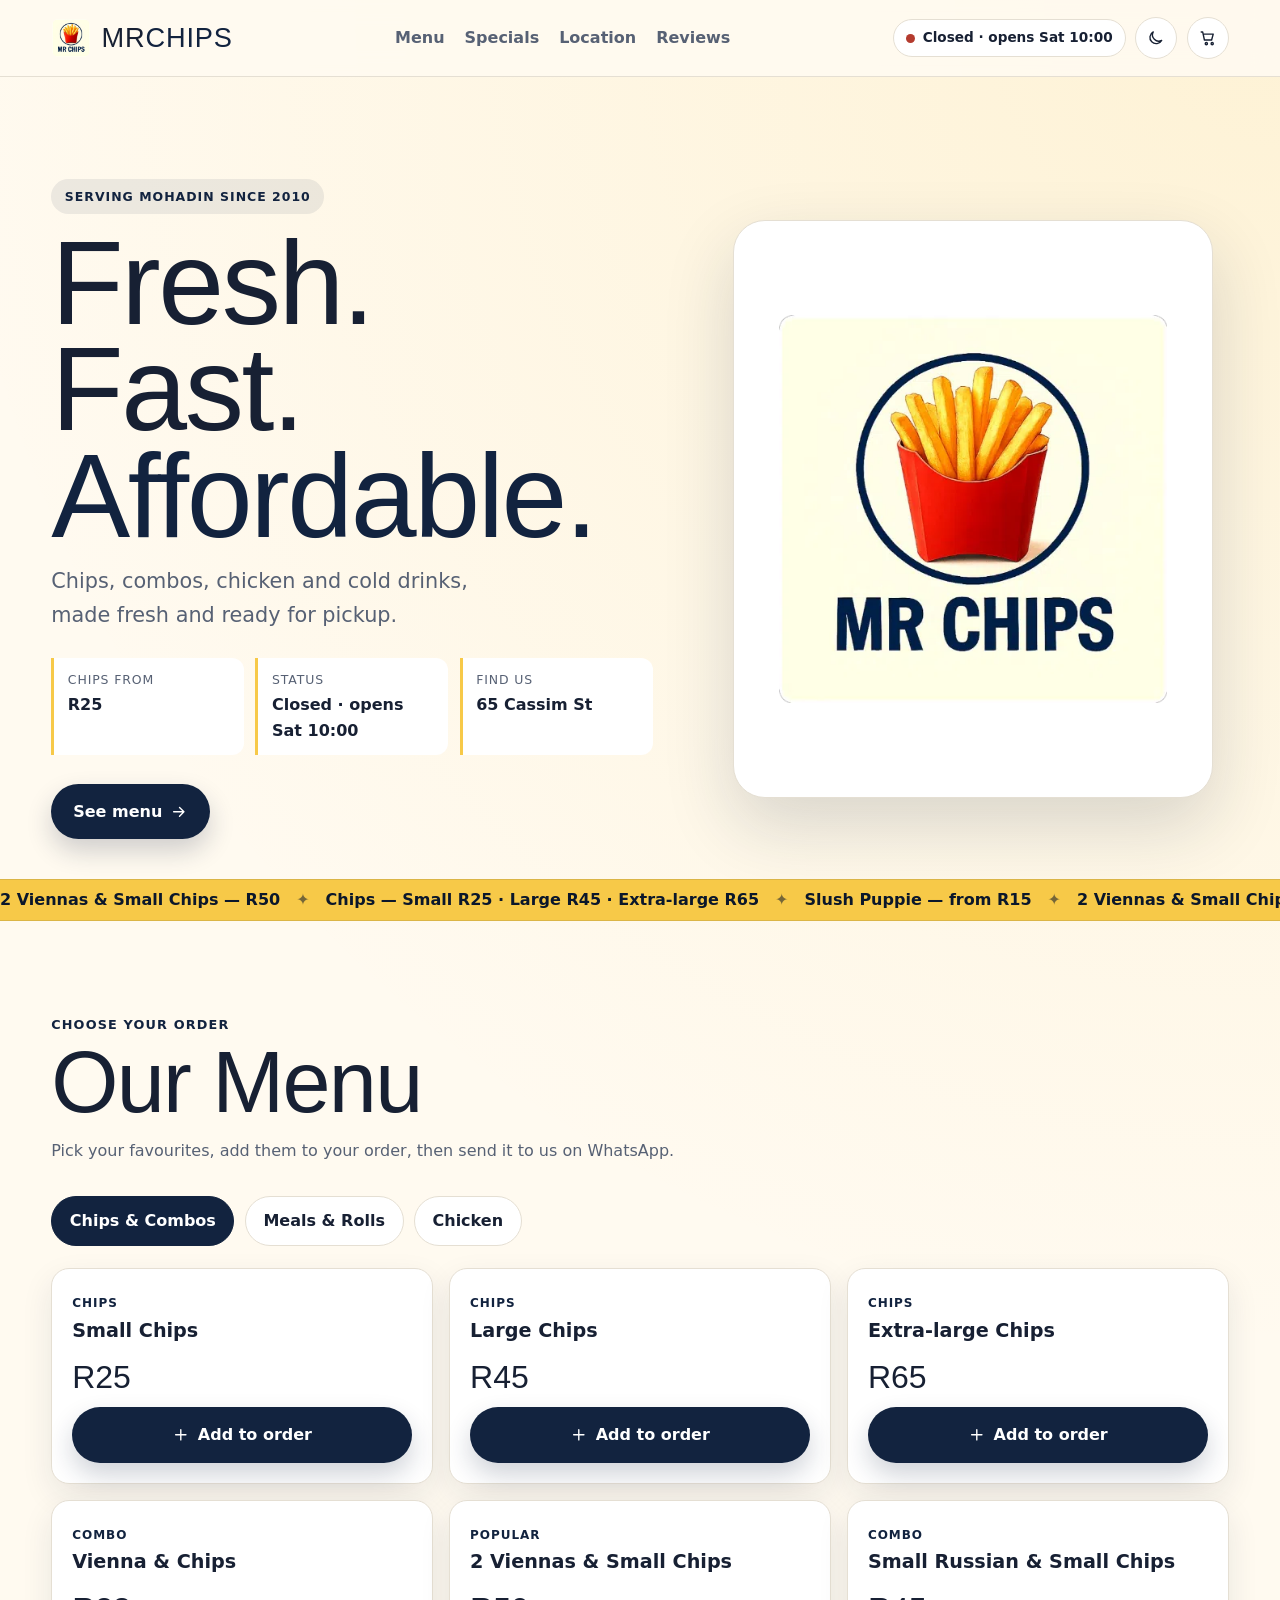
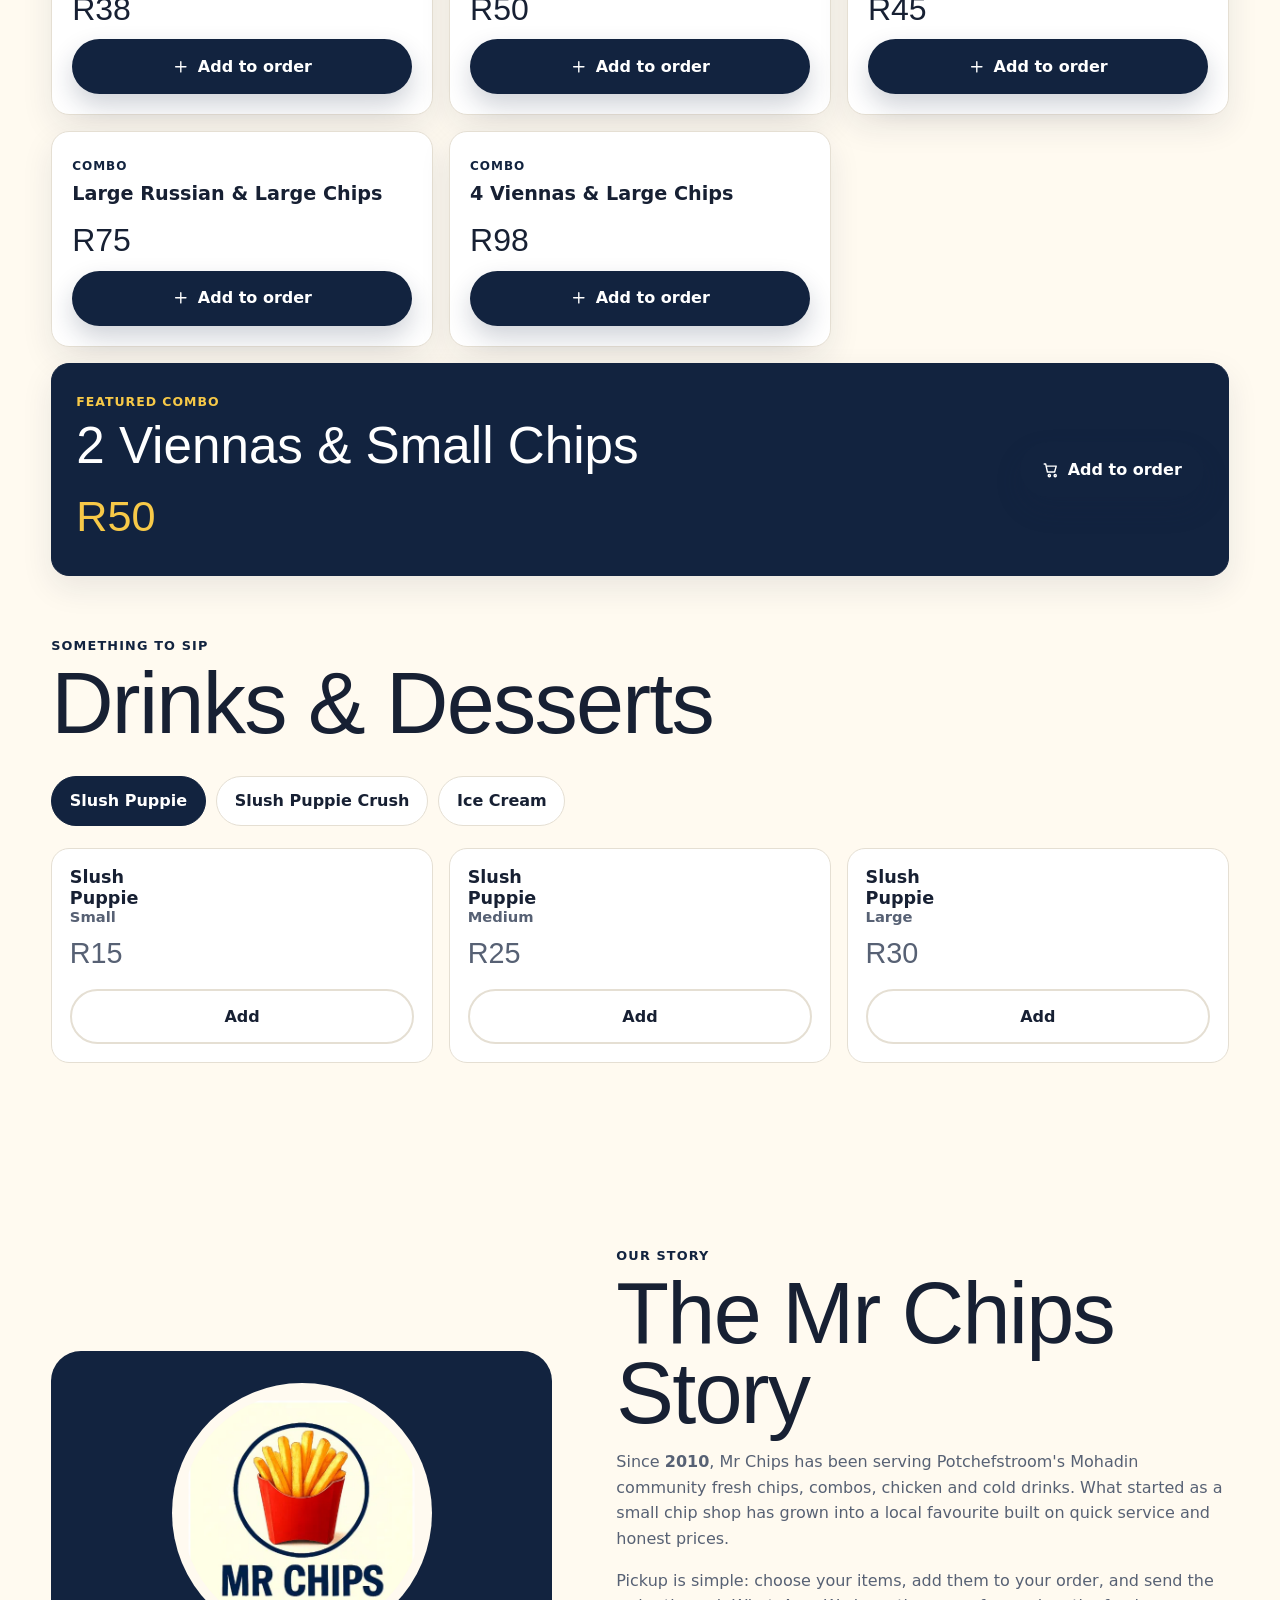
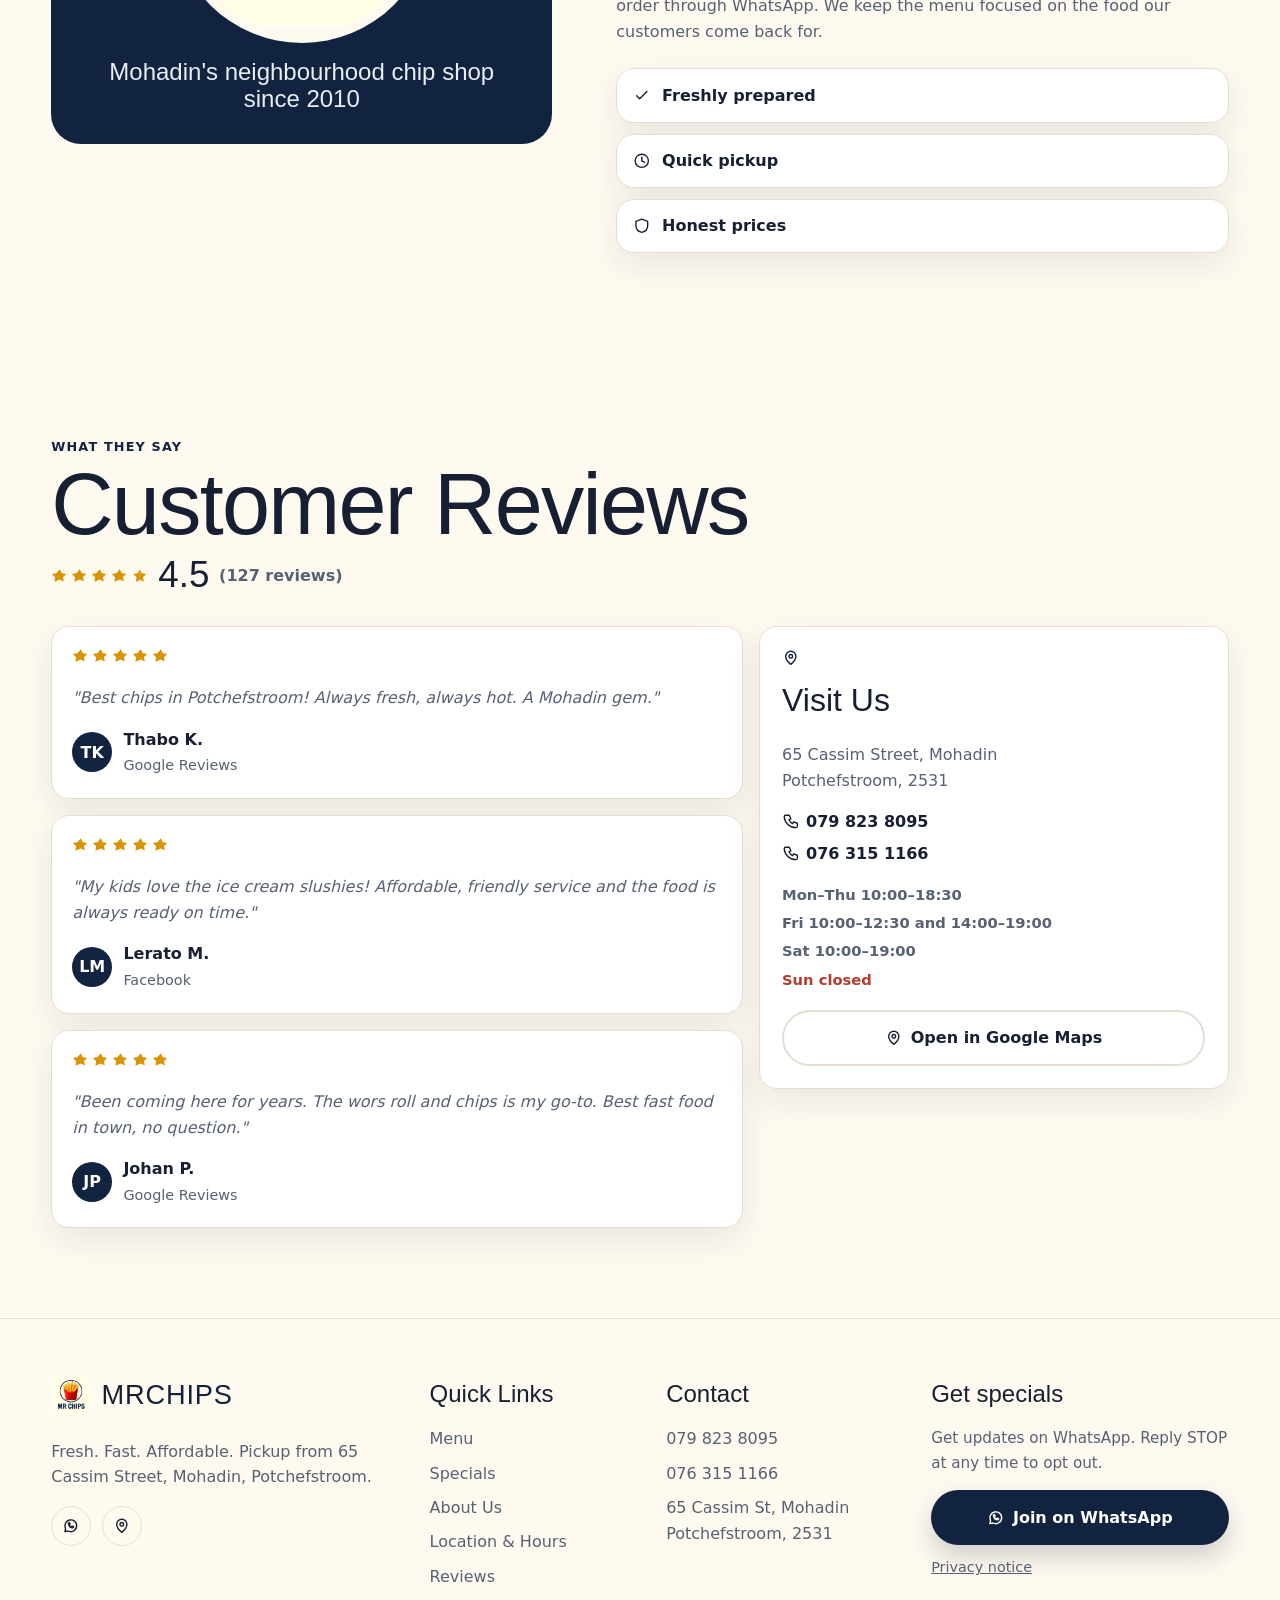
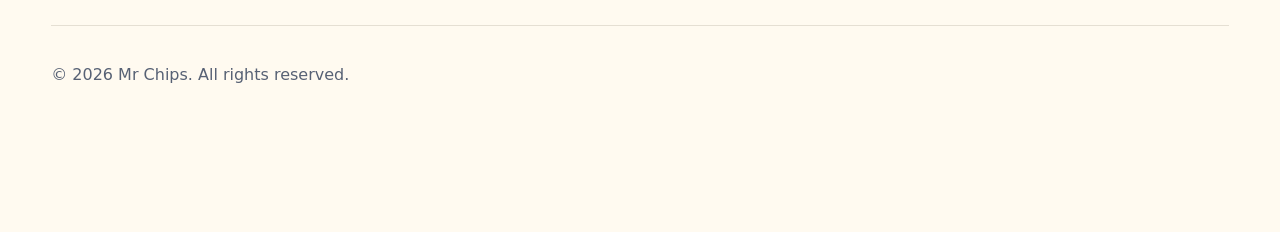
<file: index.html>
<!DOCTYPE html>
<html lang="en">
<head>
  <meta charset="UTF-8">
  <meta name="viewport" content="width=device-width, initial-scale=1.0">
  <title>Mr Chips | Chips, Combos and Chicken in Mohadin, Potchefstroom</title>
  <meta name="description" content="Mr Chips in Mohadin, Potchefstroom serves chips, combos, chicken and cold drinks. Pickup orders via WhatsApp from 65 Cassim Street.">
  <meta name="theme-color" id="metaTheme" content="#fffaf0">
  <link rel="canonical" href="https://logicwithluqman.github.io/MR_CHIPS_Website/">
  <meta name="apple-mobile-web-app-capable" content="yes">
  <meta name="apple-mobile-web-app-status-bar-style" content="default">

  <meta property="og:title" content="Mr Chips | Fresh. Fast. Affordable.">
  <meta property="og:description" content="Chips, combos, chicken and cold drinks in Mohadin, Potchefstroom. Order for pickup via WhatsApp.">
  <meta property="og:type" content="website">
  <meta property="og:url" content="https://logicwithluqman.github.io/MR_CHIPS_Website/">
  <meta property="og:locale" content="en_ZA">
  <meta property="og:image" content="https://logicwithluqman.github.io/MR_CHIPS_Website/og-image.png">
  <meta property="og:image:width" content="1200">
  <meta property="og:image:height" content="630">
  <meta name="twitter:card" content="summary_large_image">
  <meta name="twitter:title" content="Mr Chips | Fresh. Fast. Affordable.">
  <meta name="twitter:description" content="Chips, combos, chicken and cold drinks in Mohadin, Potchefstroom.">
  <meta name="twitter:image" content="https://logicwithluqman.github.io/MR_CHIPS_Website/og-image.png">

  <link rel="icon" type="image/png" sizes="192x192" href="icon-192.png">
  <link rel="icon" type="image/webp" href="STK-20251014-WA0008.webp">
  <link rel="apple-touch-icon" href="apple-touch-icon.png">
  <link rel="manifest" href="site.webmanifest">
  <link rel="stylesheet" href="style.css">

  <script>
    (function () {
      var root = document.documentElement;
      var theme = "light";
      try {
        var saved = localStorage.getItem("mrchips-theme");
        if (saved === "dark" || saved === "light") theme = saved;
        else if (window.matchMedia && window.matchMedia("(prefers-color-scheme: dark)").matches) theme = "dark";
      } catch (error) {}
      root.setAttribute("data-theme", theme);
    })();
  </script>

  <script type="application/ld+json">
  {
    "@context": "https://schema.org",
    "@type": "FastFoodRestaurant",
    "name": "Mr Chips",
    "image": "https://logicwithluqman.github.io/MR_CHIPS_Website/STK-20251014-WA0008.webp",
    "url": "https://logicwithluqman.github.io/MR_CHIPS_Website/",
    "telephone": "+27-79-823-8095",
    "servesCuisine": ["Fast Food", "South African"],
    "priceRange": "R10 – R98",
    "foundingDate": "2010",
    "address": {
      "@type": "PostalAddress",
      "streetAddress": "65 Cassim Street, Mohadin",
      "addressLocality": "Potchefstroom",
      "addressRegion": "North West",
      "postalCode": "2531",
      "addressCountry": "ZA"
    },
    "geo": {
      "@type": "GeoCoordinates",
      "latitude": -26.7167,
      "longitude": 27.1
    },
    "aggregateRating": {
      "@type": "AggregateRating",
      "ratingValue": "4.5",
      "bestRating": "5",
      "ratingCount": "127"
    },
    "hasMenu": "https://logicwithluqman.github.io/MR_CHIPS_Website/#menu",
    "hasMap": "https://www.google.com/maps/search/?api=1&query=65%20Cassim%20Street%2C%20Mohadin%2C%20Potchefstroom%2C%202531%2C%20South%20Africa",
    "openingHoursSpecification": [
      { "@type": "OpeningHoursSpecification", "dayOfWeek": ["Monday","Tuesday","Wednesday","Thursday"], "opens": "10:00", "closes": "18:30" },
      { "@type": "OpeningHoursSpecification", "dayOfWeek": "Friday", "opens": "10:00", "closes": "12:30" },
      { "@type": "OpeningHoursSpecification", "dayOfWeek": "Friday", "opens": "14:00", "closes": "19:00" },
      { "@type": "OpeningHoursSpecification", "dayOfWeek": "Saturday", "opens": "10:00", "closes": "19:00" }
    ]
  }
  </script>
</head>
<body>
  <svg class="svg-sprite" aria-hidden="true" focusable="false" xmlns="http://www.w3.org/2000/svg">
    <symbol id="icon-cart" viewBox="0 0 24 24"><path d="M3 4h2l2.4 11h9.8l2.2-8H7"/><circle cx="10" cy="20" r="1.5"/><circle cx="18" cy="20" r="1.5"/></symbol>
    <symbol id="icon-moon" viewBox="0 0 24 24"><path d="M20 15.5A8.5 8.5 0 0 1 8.5 4 8.5 8.5 0 1 0 20 15.5z"/></symbol>
    <symbol id="icon-sun" viewBox="0 0 24 24"><circle cx="12" cy="12" r="4"/><path d="M12 2v2M12 20v2M4.9 4.9l1.4 1.4M17.7 17.7l1.4 1.4M2 12h2M20 12h2M4.9 19.1l1.4-1.4M17.7 6.3l1.4-1.4"/></symbol>
    <symbol id="icon-menu" viewBox="0 0 24 24"><path d="M4 7h16M4 12h16M4 17h16"/></symbol>
    <symbol id="icon-close" viewBox="0 0 24 24"><path d="M6 6l12 12M18 6L6 18"/></symbol>
    <symbol id="icon-arrow" viewBox="0 0 24 24"><path d="M5 12h14M13 6l6 6-6 6"/></symbol>
    <symbol id="icon-map" viewBox="0 0 24 24"><path d="M12 21s7-5.5 7-11a7 7 0 1 0-14 0c0 5.5 7 11 7 11z"/><circle cx="12" cy="10" r="2.5"/></symbol>
    <symbol id="icon-phone" viewBox="0 0 24 24"><path d="M6 3h4l2 5-2.5 1.5a12 12 0 0 0 5 5L16 12l5 2v4c0 1.1-.9 2-2 2A16 16 0 0 1 3 5c0-1.1.9-2 2-2z"/></symbol>
    <symbol id="icon-whatsapp" viewBox="0 0 24 24"><path d="M20 12a8 8 0 0 1-11.6 7.1L4 20l.9-4.4A8 8 0 1 1 20 12z"/><path d="M9 9c.3 3 2.8 5.5 5.8 5.8l1.2-1.4-2-1-1 1.2c-1.4-.6-2.5-1.7-3.1-3.1L11 9.4 10 7.5 8.5 8.6z"/></symbol>
    <symbol id="icon-star" viewBox="0 0 24 24"><path d="M12 3l2.7 5.6 6.1.9-4.4 4.3 1 6.1-5.4-2.9L4.6 20l1-6.1L1.2 9.5l6.1-.9z"/></symbol>
    <symbol id="icon-star-half" viewBox="0 0 24 24"><path d="M12 3v14.8L6.6 20l1-6.1L3.2 9.5l6.1-.9z"/><path d="M12 3l2.7 5.6 6.1.9-4.4 4.3 1 6.1L12 17.8z"/></symbol>
    <symbol id="icon-pause" viewBox="0 0 24 24"><path d="M8 5v14M16 5v14"/></symbol>
    <symbol id="icon-play" viewBox="0 0 24 24"><path d="M7 4l12 8-12 8z"/></symbol>
    <symbol id="icon-plus" viewBox="0 0 24 24"><path d="M12 5v14M5 12h14"/></symbol>
    <symbol id="icon-clock" viewBox="0 0 24 24"><circle cx="12" cy="12" r="9"/><path d="M12 7v5l4 2"/></symbol>
    <symbol id="icon-check" viewBox="0 0 24 24"><path d="M5 12l4 4L19 6"/></symbol>
    <symbol id="icon-shield" viewBox="0 0 24 24"><path d="M12 3l8 3v6c0 5-3.4 8-8 9-4.6-1-8-4-8-9V6z"/></symbol>
    <symbol id="icon-up" viewBox="0 0 24 24"><path d="M6 15l6-6 6 6"/></symbol>
  </svg>

  <a href="#main" class="skip-link">Skip to content</a>

  <div class="site-notice" id="siteNotice" role="status" hidden>
    <div class="container site-notice__inner">
      <span id="siteNoticeText"></span>
    </div>
  </div>

  <header class="nav" id="navbar">
    <div class="nav__inner container">
      <a href="#hero" class="nav__logo" aria-label="Mr Chips home">
        <img src="STK-20251014-WA0008.webp" alt="Mr Chips logo" width="40" height="40">
        <span class="nav__logo-text">MR<span class="nav__logo-accent">CHIPS</span></span>
      </a>

      <nav class="nav__menu" id="navMenu" aria-label="Main navigation">
        <ul class="nav__list">
          <li><a href="#menu" class="nav__link">Menu</a></li>
          <li><a href="#specials" class="nav__link">Specials</a></li>
          <li><a href="#location" class="nav__link">Location</a></li>
          <li><a href="#reviews" class="nav__link">Reviews</a></li>
        </ul>
      </nav>

      <div class="nav__actions">
        <span class="nav__status" role="status" aria-live="polite">
          <span class="status-dot" id="statusDot"></span>
          <span data-status-text>See hours</span>
        </span>
        <button class="icon-btn" id="themeToggle" type="button" aria-label="Switch to dark mode">
          <svg class="icon" aria-hidden="true"><use id="themeIconUse" href="#icon-moon"></use></svg>
        </button>
        <button class="icon-btn cart-btn" id="cartBtn" type="button" aria-label="Open cart">
          <svg class="icon" aria-hidden="true"><use href="#icon-cart"></use></svg>
          <span class="cart-badge" id="cartBadge" hidden>0</span>
        </button>
        <button class="icon-btn nav__toggle" id="navToggle" type="button" aria-label="Toggle menu" aria-expanded="false" aria-controls="navMenu">
          <svg class="icon" aria-hidden="true"><use href="#icon-menu"></use></svg>
        </button>
      </div>
    </div>
  </header>

  <main id="main">
    <section class="hero" id="hero">
      <div class="container">
        <div class="hero__grid">
          <div class="hero__content reveal">
            <span class="hero__badge">Serving Mohadin since 2010</span>
            <h1 class="hero__title">Fresh. Fast.<br><span class="hero__title--accent">Affordable.</span></h1>
            <p class="hero__subtitle">Chips, combos, chicken and cold drinks, made fresh and ready for pickup.</p>
            <ul class="hero__facts" aria-label="Quick information">
              <li>
                <span class="hero__fact-label">Chips from</span>
                <strong>R25</strong>
              </li>
              <li>
                <span class="hero__fact-label">Status</span>
                <strong data-status-text>See hours</strong>
              </li>
              <li>
                <span class="hero__fact-label">Find us</span>
                <a href="#location">65 Cassim St</a>
              </li>
            </ul>
            <div class="hero__actions">
              <a href="#menu" class="btn btn--primary">
                See menu
                <svg class="icon" aria-hidden="true"><use href="#icon-arrow"></use></svg>
              </a>
            </div>
          </div>
          <div class="hero__images reveal">
            <div class="hero__logo-card">
              <img src="STK-20251014-WA0008.webp" alt="Mr Chips logo" class="hero__img--main hero__img--logo" width="512" height="512" loading="eager" fetchpriority="high" decoding="async">
            </div>
          </div>
        </div>
      </div>
    </section>

    <section class="specials-bar" id="specials" aria-label="Current specials and prices">
      <div class="specials-bar__inner">
        <button class="ticker-toggle" id="tickerToggle" type="button" aria-label="Pause specials ticker" aria-pressed="false">
          <svg class="icon" aria-hidden="true"><use href="#icon-pause"></use></svg>
        </button>
        <div class="specials-bar__track">
          <span class="specials-bar__item">2 Viennas & Small Chips — R50</span>
          <span class="specials-bar__sep" aria-hidden="true">✦</span>
          <span class="specials-bar__item">Chips — Small R25 · Large R45 · Extra-large R65</span>
          <span class="specials-bar__sep" aria-hidden="true">✦</span>
          <span class="specials-bar__item">Slush Puppie — from R15</span>
          <span class="specials-bar__sep" aria-hidden="true">✦</span>
          <span class="specials-bar__item" aria-hidden="true">2 Viennas & Small Chips — R50</span>
          <span class="specials-bar__sep" aria-hidden="true">✦</span>
          <span class="specials-bar__item" aria-hidden="true">Chips — Small R25 · Large R45 · Extra-large R65</span>
          <span class="specials-bar__sep" aria-hidden="true">✦</span>
          <span class="specials-bar__item" aria-hidden="true">Slush Puppie — from R15</span>
          <span class="specials-bar__sep" aria-hidden="true">✦</span>
        </div>
      </div>
    </section>

    <section class="menu section" id="menu">
      <div class="container">
        <div class="section__header reveal">
          <span class="section__label">Choose your order</span>
          <h2 class="section__title">Our Menu</h2>
          <p class="section__desc">Pick your favourites, add them to your order, then send it to us on WhatsApp.</p>
        </div>

        <div class="menu__tabs reveal" role="tablist" aria-label="Food categories">
          <button class="menu__tab active" id="tab-chips-combos" type="button" role="tab" aria-selected="true" aria-controls="menuPanel" data-category="chips_combos" tabindex="0">Chips &amp; Combos</button>
          <button class="menu__tab" id="tab-meals-rolls" type="button" role="tab" aria-selected="false" aria-controls="menuPanel" data-category="meals_rolls" tabindex="-1">Meals &amp; Rolls</button>
          <button class="menu__tab" id="tab-chicken" type="button" role="tab" aria-selected="false" aria-controls="menuPanel" data-category="chicken" tabindex="-1">Chicken</button>
        </div>

        <div class="menu__grid" id="menuPanel" role="tabpanel" aria-labelledby="tab-chips-combos">
          <article class="menu-card" data-menu-id="small-chips" data-category="chips_combos">
            <div><span class="menu-card__category">Chips</span><h3 class="menu-card__name">Small Chips</h3></div>
            <div class="menu-card__price">R25</div>
            <button class="btn btn--primary btn--full menu-card__btn" type="button" data-add-id="small-chips" aria-label="Add Small Chips to order"><svg class="icon" aria-hidden="true"><use href="#icon-plus"></use></svg> Add to order</button>
          </article>
          <article class="menu-card" data-menu-id="large-chips" data-category="chips_combos">
            <div><span class="menu-card__category">Chips</span><h3 class="menu-card__name">Large Chips</h3></div>
            <div class="menu-card__price">R45</div>
            <button class="btn btn--primary btn--full menu-card__btn" type="button" data-add-id="large-chips" aria-label="Add Large Chips to order"><svg class="icon" aria-hidden="true"><use href="#icon-plus"></use></svg> Add to order</button>
          </article>
          <article class="menu-card" data-menu-id="extra-large-chips" data-category="chips_combos">
            <div><span class="menu-card__category">Chips</span><h3 class="menu-card__name">Extra-large Chips</h3></div>
            <div class="menu-card__price">R65</div>
            <button class="btn btn--primary btn--full menu-card__btn" type="button" data-add-id="extra-large-chips" aria-label="Add Extra-large Chips to order"><svg class="icon" aria-hidden="true"><use href="#icon-plus"></use></svg> Add to order</button>
          </article>
          <article class="menu-card" data-menu-id="vienna-and-chips" data-category="chips_combos">
            <div><span class="menu-card__category">Combo</span><h3 class="menu-card__name">Vienna & Chips</h3></div>
            <div class="menu-card__price">R38</div>
            <button class="btn btn--primary btn--full menu-card__btn" type="button" data-add-id="vienna-and-chips" aria-label="Add Vienna & Chips to order"><svg class="icon" aria-hidden="true"><use href="#icon-plus"></use></svg> Add to order</button>
          </article>
          <article class="menu-card" data-menu-id="two-viennas-small-chips" data-category="chips_combos">
            <div><span class="menu-card__category">Popular</span><h3 class="menu-card__name">2 Viennas & Small Chips</h3></div>
            <div class="menu-card__price">R50</div>
            <button class="btn btn--primary btn--full menu-card__btn" type="button" data-add-id="two-viennas-small-chips" aria-label="Add 2 Viennas & Small Chips to order"><svg class="icon" aria-hidden="true"><use href="#icon-plus"></use></svg> Add to order</button>
          </article>
          <article class="menu-card" data-menu-id="small-russian-small-chips" data-category="chips_combos">
            <div><span class="menu-card__category">Combo</span><h3 class="menu-card__name">Small Russian & Small Chips</h3></div>
            <div class="menu-card__price">R45</div>
            <button class="btn btn--primary btn--full menu-card__btn" type="button" data-add-id="small-russian-small-chips" aria-label="Add Small Russian & Small Chips to order"><svg class="icon" aria-hidden="true"><use href="#icon-plus"></use></svg> Add to order</button>
          </article>
          <article class="menu-card" data-menu-id="large-russian-large-chips" data-category="chips_combos">
            <div><span class="menu-card__category">Combo</span><h3 class="menu-card__name">Large Russian & Large Chips</h3></div>
            <div class="menu-card__price">R75</div>
            <button class="btn btn--primary btn--full menu-card__btn" type="button" data-add-id="large-russian-large-chips" aria-label="Add Large Russian & Large Chips to order"><svg class="icon" aria-hidden="true"><use href="#icon-plus"></use></svg> Add to order</button>
          </article>
          <article class="menu-card" data-menu-id="four-viennas-large-chips" data-category="chips_combos">
            <div><span class="menu-card__category">Combo</span><h3 class="menu-card__name">4 Viennas & Large Chips</h3></div>
            <div class="menu-card__price">R98</div>
            <button class="btn btn--primary btn--full menu-card__btn" type="button" data-add-id="four-viennas-large-chips" aria-label="Add 4 Viennas & Large Chips to order"><svg class="icon" aria-hidden="true"><use href="#icon-plus"></use></svg> Add to order</button>
          </article>

          <article class="menu-card" data-menu-id="hot-dog-special" data-category="meals_rolls" hidden>
            <div><span class="menu-card__category">Roll</span><h3 class="menu-card__name">Hot Dog Special</h3></div>
            <div class="menu-card__price">R35</div>
            <button class="btn btn--primary btn--full menu-card__btn" type="button" data-add-id="hot-dog-special" aria-label="Add Hot Dog Special to order"><svg class="icon" aria-hidden="true"><use href="#icon-plus"></use></svg> Add to order</button>
          </article>
          <article class="menu-card" data-menu-id="russian-roll-special" data-category="meals_rolls" hidden>
            <div><span class="menu-card__category">Roll</span><h3 class="menu-card__name">Russian Roll Special</h3></div>
            <div class="menu-card__price">R40</div>
            <button class="btn btn--primary btn--full menu-card__btn" type="button" data-add-id="russian-roll-special" aria-label="Add Russian Roll Special to order"><svg class="icon" aria-hidden="true"><use href="#icon-plus"></use></svg> Add to order</button>
          </article>
          <article class="menu-card" data-menu-id="tbone-steak-chips" data-category="meals_rolls" hidden>
            <div><span class="menu-card__category">Meal</span><h3 class="menu-card__name">T-bone Steak & Chips</h3></div>
            <div class="menu-card__price">R95</div>
            <button class="btn btn--primary btn--full menu-card__btn" type="button" data-add-id="tbone-steak-chips" aria-label="Add T-bone Steak & Chips to order"><svg class="icon" aria-hidden="true"><use href="#icon-plus"></use></svg> Add to order</button>
          </article>
          <article class="menu-card" data-menu-id="quarter-chicken-chips" data-category="chicken" hidden>
            <div><span class="menu-card__category">Chicken</span><h3 class="menu-card__name">Quarter Chicken &amp; Chips</h3></div>
            <div class="menu-card__price">R60</div>
            <button class="btn btn--primary btn--full menu-card__btn" type="button" data-add-id="quarter-chicken-chips" aria-label="Add Quarter Chicken and Chips to order"><svg class="icon" aria-hidden="true"><use href="#icon-plus"></use></svg> Add to order</button>
          </article>
          <article class="menu-card" data-menu-id="half-chicken-chips" data-category="chicken" hidden>
            <div><span class="menu-card__category">Chicken</span><h3 class="menu-card__name">Half Chicken &amp; Chips</h3></div>
            <div class="menu-card__price">R90</div>
            <button class="btn btn--primary btn--full menu-card__btn" type="button" data-add-id="half-chicken-chips" aria-label="Add Half Chicken and Chips to order"><svg class="icon" aria-hidden="true"><use href="#icon-plus"></use></svg> Add to order</button>
          </article>
        </div>

        <article class="menu-card menu-card--promo reveal" id="promoCard">
          <div class="menu-card__promo-content">
            <span class="menu-card__promo-badge">Featured combo</span>
            <h3 class="menu-card__promo-title">2 Viennas & Small Chips</h3>
            <div class="menu-card__promo-price"><span class="menu-card__promo-current">R50</span></div>
          </div>
          <button class="btn btn--primary btn--full" type="button" data-add-id="two-viennas-small-chips" aria-label="Add 2 Viennas & Small Chips to order">
            <svg class="icon" aria-hidden="true"><use href="#icon-cart"></use></svg>
            Add to order
          </button>
        </article>

        <section class="drinks-block" id="drinks">
          <div class="section__header reveal">
            <span class="section__label">Something to sip</span>
            <h2 class="section__title">Drinks &amp; Desserts</h2>
          </div>

          <div class="drinks__tabs reveal" role="tablist" aria-label="Drink categories">
            <button class="drinks__tab active" id="tab-slush" type="button" role="tab" aria-selected="true" aria-controls="drinksPanel" data-drink-cat="slush" tabindex="0">Slush Puppie</button>
            <button class="drinks__tab" id="tab-slush-crush" type="button" role="tab" aria-selected="false" aria-controls="drinksPanel" data-drink-cat="slush_crush" tabindex="-1">Slush Puppie Crush</button>
            <button class="drinks__tab" id="tab-icecream" type="button" role="tab" aria-selected="false" aria-controls="drinksPanel" data-drink-cat="icecream" tabindex="-1">Ice Cream</button>
          </div>

          <div class="drinks__content" id="drinksPanel" role="tabpanel" aria-labelledby="tab-slush">
            <article class="drink-card" data-drink-id="slush-puppie-small" data-category="slush"><h3 class="drink-card__name" aria-label="Slush Puppie Small"><span class="drink-card__line">Slush</span><span class="drink-card__line">Puppie</span><span class="drink-card__line drink-card__size">Small</span></h3><p class="drink-card__price">R15</p><button class="btn btn--outline btn--full" type="button" data-add-id="slush-puppie-small" aria-label="Add Slush Puppie Small to order">Add</button></article>
            <article class="drink-card" data-drink-id="slush-puppie-medium" data-category="slush"><h3 class="drink-card__name" aria-label="Slush Puppie Medium"><span class="drink-card__line">Slush</span><span class="drink-card__line">Puppie</span><span class="drink-card__line drink-card__size">Medium</span></h3><p class="drink-card__price">R25</p><button class="btn btn--outline btn--full" type="button" data-add-id="slush-puppie-medium" aria-label="Add Slush Puppie Medium to order">Add</button></article>
            <article class="drink-card" data-drink-id="slush-puppie-large" data-category="slush"><h3 class="drink-card__name" aria-label="Slush Puppie Large"><span class="drink-card__line">Slush</span><span class="drink-card__line">Puppie</span><span class="drink-card__line drink-card__size">Large</span></h3><p class="drink-card__price">R30</p><button class="btn btn--outline btn--full" type="button" data-add-id="slush-puppie-large" aria-label="Add Slush Puppie Large to order">Add</button></article>
            <article class="drink-card" data-drink-id="slush-puppie-crush-small" data-category="slush_crush" hidden><h3 class="drink-card__name" aria-label="Slush Puppie Crush Small"><span class="drink-card__line">Slush</span><span class="drink-card__line">Puppie Crush</span><span class="drink-card__line drink-card__size">Small</span></h3><p class="drink-card__price">R25</p><button class="btn btn--outline btn--full" type="button" data-add-id="slush-puppie-crush-small" aria-label="Add Slush Puppie Crush Small to order">Add</button></article>
            <article class="drink-card" data-drink-id="slush-puppie-crush-medium" data-category="slush_crush" hidden><h3 class="drink-card__name" aria-label="Slush Puppie Crush Medium"><span class="drink-card__line">Slush</span><span class="drink-card__line">Puppie Crush</span><span class="drink-card__line drink-card__size">Medium</span></h3><p class="drink-card__price">R35</p><button class="btn btn--outline btn--full" type="button" data-add-id="slush-puppie-crush-medium" aria-label="Add Slush Puppie Crush Medium to order">Add</button></article>
            <article class="drink-card" data-drink-id="slush-puppie-crush-large" data-category="slush_crush" hidden><h3 class="drink-card__name" aria-label="Slush Puppie Crush Large"><span class="drink-card__line">Slush</span><span class="drink-card__line">Puppie Crush</span><span class="drink-card__line drink-card__size">Large</span></h3><p class="drink-card__price">R45</p><button class="btn btn--outline btn--full" type="button" data-add-id="slush-puppie-crush-large" aria-label="Add Slush Puppie Crush Large to order">Add</button></article>
            <article class="drink-card" data-drink-id="ice-cream-cone" data-category="icecream" hidden><h3>Ice Cream Cone</h3><p class="drink-card__price">R10</p><button class="btn btn--outline btn--full" type="button" data-add-id="ice-cream-cone" aria-label="Add Ice Cream Cone to order">Add</button></article>
            <article class="drink-card" data-drink-id="ice-cream-cup" data-category="icecream" hidden><h3>Ice Cream Cup</h3><p class="drink-card__price">R15</p><button class="btn btn--outline btn--full" type="button" data-add-id="ice-cream-cup" aria-label="Add Ice Cream Cup to order">Add</button></article>
          </div>
        </section>
      </div>
    </section>

    <section class="about section" id="about">
      <div class="container">
        <div class="about__grid">
          <div class="about__visual reveal">
            <div class="branded-visual">
              <img src="STK-20251014-WA0008.webp" alt="" width="260" height="260" loading="lazy" decoding="async">
              <p>Mohadin's neighbourhood chip shop since 2010</p>
            </div>
          </div>
          <div class="about__content reveal">
            <span class="section__label">Our story</span>
            <h2 class="section__title">The Mr Chips Story</h2>
            <p class="about__text">Since <strong>2010</strong>, Mr Chips has been serving Potchefstroom's Mohadin community fresh chips, combos, chicken and cold drinks. What started as a small chip shop has grown into a local favourite built on quick service and honest prices.</p>
            <p class="about__text">Pickup is simple: choose your items, add them to your order, and send the order through WhatsApp. We keep the menu focused on the food our customers come back for.</p>
            <div class="about__values">
              <div class="about__value"><svg class="icon" aria-hidden="true"><use href="#icon-check"></use></svg><span>Freshly prepared</span></div>
              <div class="about__value"><svg class="icon" aria-hidden="true"><use href="#icon-clock"></use></svg><span>Quick pickup</span></div>
              <div class="about__value"><svg class="icon" aria-hidden="true"><use href="#icon-shield"></use></svg><span>Honest prices</span></div>
            </div>
          </div>
        </div>
      </div>
    </section>

    <section class="reviews section" id="reviews">
      <div class="container">
        <div class="section__header reveal">
          <span class="section__label">What they say</span>
          <h2 class="section__title">Customer Reviews</h2>
          <div class="reviews__rating">
            <span class="reviews__stars" aria-label="4.5 out of 5 stars">
              <svg class="icon icon--star" aria-hidden="true"><use href="#icon-star"></use></svg>
              <svg class="icon icon--star" aria-hidden="true"><use href="#icon-star"></use></svg>
              <svg class="icon icon--star" aria-hidden="true"><use href="#icon-star"></use></svg>
              <svg class="icon icon--star" aria-hidden="true"><use href="#icon-star"></use></svg>
              <svg class="icon icon--star" aria-hidden="true"><use href="#icon-star-half"></use></svg>
            </span>
            <span class="reviews__score">4.5</span>
            <span class="reviews__count">(127 reviews)</span>
          </div>
        </div>

        <div class="reviews__split">
          <div class="reviews__list reveal">
            <article class="review-card">
              <div class="review-card__stars" aria-label="5 out of 5 stars">
                <svg class="icon icon--star" aria-hidden="true"><use href="#icon-star"></use></svg><svg class="icon icon--star" aria-hidden="true"><use href="#icon-star"></use></svg><svg class="icon icon--star" aria-hidden="true"><use href="#icon-star"></use></svg><svg class="icon icon--star" aria-hidden="true"><use href="#icon-star"></use></svg><svg class="icon icon--star" aria-hidden="true"><use href="#icon-star"></use></svg>
              </div>
              <p class="review-card__text">"Best chips in Potchefstroom! Always fresh, always hot. A Mohadin gem."</p>
              <div class="review-card__author"><span class="review-card__avatar">TK</span><span><strong class="review-card__name">Thabo K.</strong><span class="review-card__source">Google Reviews</span></span></div>
            </article>
            <article class="review-card">
              <div class="review-card__stars" aria-label="5 out of 5 stars">
                <svg class="icon icon--star" aria-hidden="true"><use href="#icon-star"></use></svg><svg class="icon icon--star" aria-hidden="true"><use href="#icon-star"></use></svg><svg class="icon icon--star" aria-hidden="true"><use href="#icon-star"></use></svg><svg class="icon icon--star" aria-hidden="true"><use href="#icon-star"></use></svg><svg class="icon icon--star" aria-hidden="true"><use href="#icon-star"></use></svg>
              </div>
              <p class="review-card__text">"My kids love the ice cream slushies! Affordable, friendly service and the food is always ready on time."</p>
              <div class="review-card__author"><span class="review-card__avatar">LM</span><span><strong class="review-card__name">Lerato M.</strong><span class="review-card__source">Facebook</span></span></div>
            </article>
            <article class="review-card">
              <div class="review-card__stars" aria-label="5 out of 5 stars">
                <svg class="icon icon--star" aria-hidden="true"><use href="#icon-star"></use></svg><svg class="icon icon--star" aria-hidden="true"><use href="#icon-star"></use></svg><svg class="icon icon--star" aria-hidden="true"><use href="#icon-star"></use></svg><svg class="icon icon--star" aria-hidden="true"><use href="#icon-star"></use></svg><svg class="icon icon--star" aria-hidden="true"><use href="#icon-star"></use></svg>
              </div>
              <p class="review-card__text">"Been coming here for years. The wors roll and chips is my go-to. Best fast food in town, no question."</p>
              <div class="review-card__author"><span class="review-card__avatar">JP</span><span><strong class="review-card__name">Johan P.</strong><span class="review-card__source">Google Reviews</span></span></div>
            </article>
          </div>

          <div class="reviews__map-col reveal">
            <div class="reviews__map-card" id="location">
              <svg class="icon reviews__map-icon" aria-hidden="true"><use href="#icon-map"></use></svg>
              <h3>Visit Us</h3>
              <p>65 Cassim Street, Mohadin<br>Potchefstroom, 2531</p>
              <div class="reviews__contact">
                <a href="tel:+27798238095" class="reviews__phone"><svg class="icon" aria-hidden="true"><use href="#icon-phone"></use></svg> 079 823 8095</a>
                <a href="tel:+27763151166" class="reviews__phone"><svg class="icon" aria-hidden="true"><use href="#icon-phone"></use></svg> 076 315 1166</a>
              </div>
              <div class="reviews__hours">
                <span>Mon–Thu 10:00–18:30</span>
                <span>Fri 10:00–12:30 and 14:00–19:00</span>
                <span>Sat 10:00–19:00</span>
                <span class="reviews__closed">Sun closed</span>
              </div>
              <a class="btn btn--outline btn--full map-cta" id="mapLink" href="https://www.google.com/maps/search/?api=1&query=65%20Cassim%20Street%2C%20Mohadin%2C%20Potchefstroom%2C%202531%2C%20South%20Africa" target="_blank" rel="noopener">
                <svg class="icon" aria-hidden="true"><use href="#icon-map"></use></svg>
                Open in Google Maps
              </a>
            </div>
          </div>
        </div>
      </div>
    </section>
  </main>

  <footer class="footer">
    <div class="container">
      <div class="footer__grid">
        <div class="footer__brand">
          <a href="#hero" class="nav__logo">
            <img src="STK-20251014-WA0008.webp" alt="Mr Chips logo" width="40" height="40">
            <span class="nav__logo-text">MR<span class="nav__logo-accent">CHIPS</span></span>
          </a>
          <p class="footer__desc">Fresh. Fast. Affordable. Pickup from 65 Cassim Street, Mohadin, Potchefstroom.</p>
          <div class="footer__social">
            <a href="https://wa.me/27798238095" data-wa-link target="_blank" rel="noopener" aria-label="WhatsApp" class="footer__social-link"><svg class="icon" aria-hidden="true"><use href="#icon-whatsapp"></use></svg></a>
            <a href="https://www.google.com/maps/search/?api=1&query=65%20Cassim%20Street%2C%20Mohadin%2C%20Potchefstroom%2C%202531%2C%20South%20Africa" id="footerMapLink" target="_blank" rel="noopener" aria-label="Google Maps" class="footer__social-link"><svg class="icon" aria-hidden="true"><use href="#icon-map"></use></svg></a>
          </div>
        </div>

        <div class="footer__links">
          <h2>Quick Links</h2>
          <ul>
            <li><a href="#menu">Menu</a></li>
            <li><a href="#specials">Specials</a></li>
            <li><a href="#about">About Us</a></li>
            <li><a href="#location">Location &amp; Hours</a></li>
            <li><a href="#reviews">Reviews</a></li>
          </ul>
        </div>

        <div class="footer__links">
          <h2>Contact</h2>
          <ul>
            <li><a href="tel:+27798238095">079 823 8095</a></li>
            <li><a href="tel:+27763151166">076 315 1166</a></li>
            <li><address>65 Cassim St, Mohadin<br>Potchefstroom, 2531</address></li>
          </ul>
        </div>

        <section class="footer__updates" aria-labelledby="updatesTitle">
          <h2 id="updatesTitle">Get specials</h2>
          <p>Get updates on WhatsApp. Reply STOP at any time to opt out.</p>
          <a class="btn btn--primary btn--full" data-wa-updates href="https://wa.me/27798238095?text=Hi%20Mr%20Chips%2C%20please%20add%20me%20to%20your%20specials%20updates.%20Reply%20STOP%20to%20opt%20out." target="_blank" rel="noopener">
            <svg class="icon" aria-hidden="true"><use href="#icon-whatsapp"></use></svg>
            Join on WhatsApp
          </a>
          <a class="footer__privacy" href="privacy.html">Privacy notice</a>
        </section>
      </div>

      <div class="footer__bottom">
        <p>&copy; <span id="year">2026</span> Mr Chips. All rights reserved.</p>
      </div>
    </div>
  </footer>

  <div class="cart-overlay" id="cartOverlay" role="dialog" aria-modal="true" aria-labelledby="cartTitle" hidden>
    <div class="cart-panel" id="cartPanel">
      <div class="cart-panel__header">
        <h2 class="cart-panel__title" id="cartTitle">
          <svg class="icon" aria-hidden="true"><use href="#icon-cart"></use></svg>
          Your Order
        </h2>
        <button class="cart-panel__close" id="cartClose" type="button" aria-label="Close cart">
          <svg class="icon" aria-hidden="true"><use href="#icon-close"></use></svg>
        </button>
      </div>

      <div class="cart-panel__body" id="cartBody">
        <div class="cart-empty" id="cartEmpty">
          <svg class="icon" aria-hidden="true"><use href="#icon-cart"></use></svg>
          <p>Your cart is empty</p>
          <span>Add items from our menu to get started</span>
        </div>
        <div class="cart-items" id="cartItems" hidden></div>
      </div>

      <div class="cart-panel__footer" id="cartFooter" hidden>
        <div class="order-fields">
          <label for="customerName">Your name</label>
          <input id="customerName" name="customerName" type="text" autocomplete="name" placeholder="Your name" maxlength="60">
          <label for="pickupTime">Pickup time</label>
          <select id="pickupTime" name="pickupTime"></select>
        </div>
        <div class="cart-panel__total"><span>Total</span><span class="cart-panel__total-amount" id="cartTotal">R0</span></div>
        <p class="cart-note">Pickup only. Payment is arranged with the shop when you send your order.</p>
        <button class="btn btn--primary btn--full btn--large" id="orderWhatsAppBtn" type="button">
          <svg class="icon" aria-hidden="true"><use href="#icon-whatsapp"></use></svg>
          Send order via WhatsApp
        </button>
      </div>
    </div>
  </div>

  <button class="back-to-top" id="backToTop" type="button" aria-label="Back to top">
    <svg class="icon" aria-hidden="true"><use href="#icon-up"></use></svg>
  </button>

  <div class="mobile-bar" id="mobileBar">
    <a href="#menu" class="mobile-bar__btn"><svg class="icon" aria-hidden="true"><use href="#icon-menu"></use></svg><span>Menu</span></a>
    <button class="mobile-bar__cta" id="mobileOrderBtn" type="button"><svg class="icon" aria-hidden="true"><use href="#icon-whatsapp"></use></svg><span id="mobileOrderLabel">Order Now</span><span class="cart-badge mobile-cart-badge" id="mobileCartBadge" hidden>0</span></button>
  </div>

  <div class="toast" id="toast" role="status" aria-live="polite" hidden></div>

  <script src="menu-data.js" defer></script>
  <script src="app.js" defer></script>
</body>
</html>
</file>
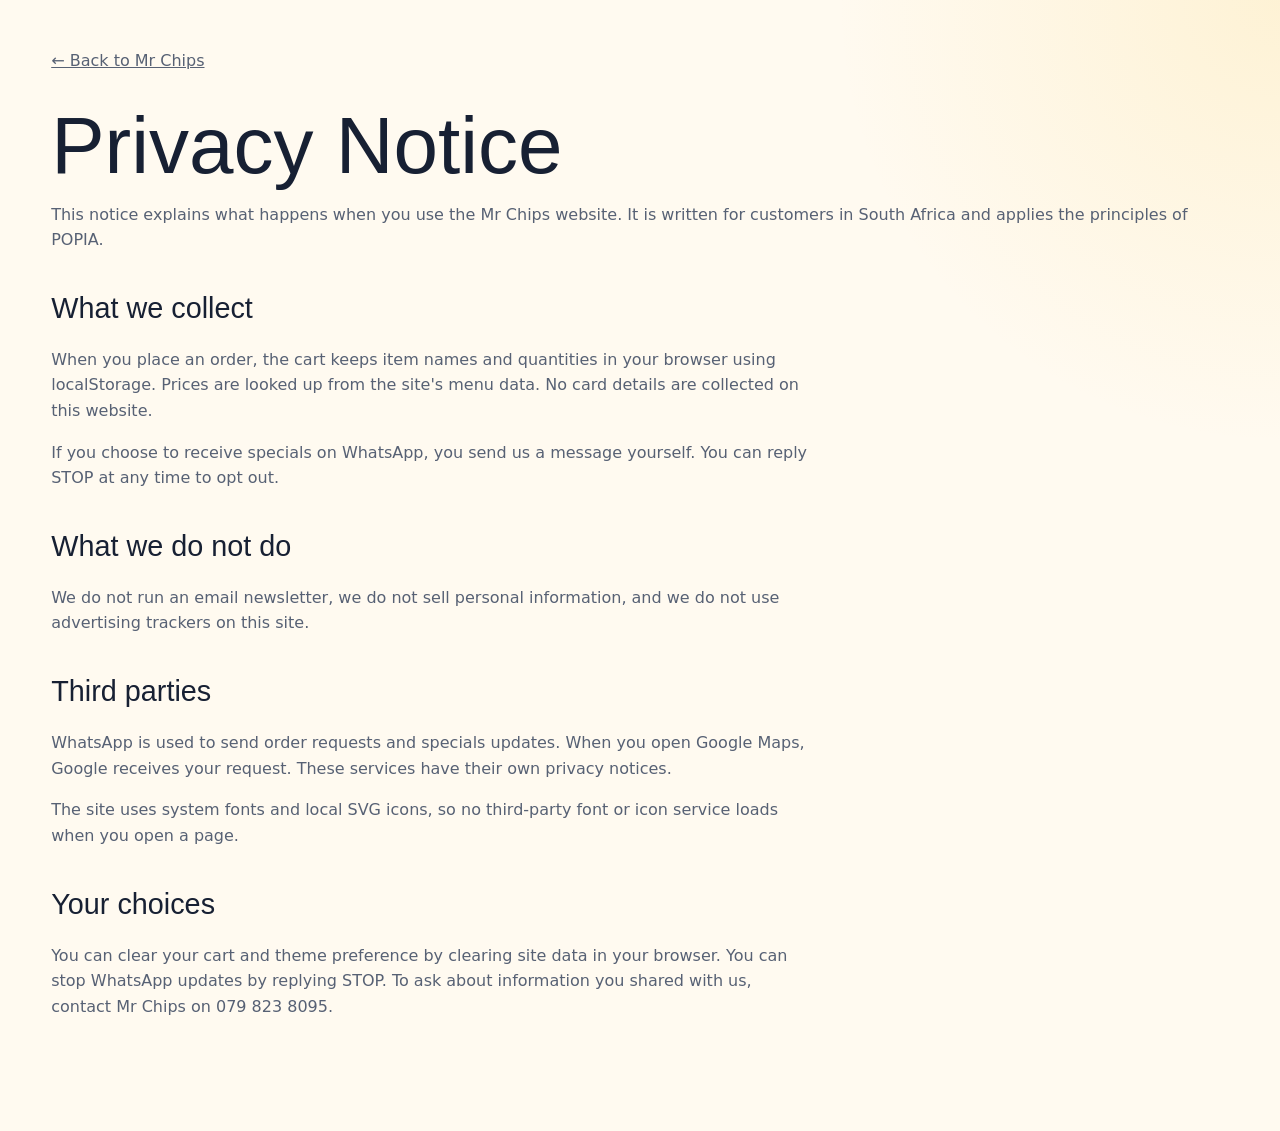
<file: privacy.html>
<!DOCTYPE html>
<html lang="en">
<head>
  <meta charset="UTF-8">
  <meta name="viewport" content="width=device-width, initial-scale=1.0">
  <title>Privacy Notice | Mr Chips</title>
  <meta name="description" content="How Mr Chips handles WhatsApp ordering, specials updates, map links and site data.">
  <meta name="theme-color" id="metaTheme" content="#fffaf0">
  <link rel="canonical" href="https://logicwithluqman.github.io/MR_CHIPS_Website/privacy.html">
  <link rel="icon" type="image/png" sizes="192x192" href="icon-192.png">
  <link rel="icon" type="image/webp" href="STK-20251014-WA0008.webp">
  <link rel="apple-touch-icon" href="apple-touch-icon.png">
  <link rel="stylesheet" href="style.css">
  <script>
    (function () {
      var root = document.documentElement;
      var theme = "light";
      try {
        var saved = localStorage.getItem("mrchips-theme");
        if (saved === "dark" || saved === "light") theme = saved;
        else if (window.matchMedia && window.matchMedia("(prefers-color-scheme: dark)").matches) theme = "dark";
      } catch (error) {}
      root.setAttribute("data-theme", theme);
    })();
  </script>
</head>
<body>
  <a href="#main" class="skip-link">Skip to content</a>
  <main class="legal container" id="main">
    <div class="legal__header">
      <a href="./">← Back to Mr Chips</a>
    </div>
    <h1>Privacy Notice</h1>
    <p>This notice explains what happens when you use the Mr Chips website. It is written for customers in South Africa and applies the principles of POPIA.</p>

    <section>
      <h2>What we collect</h2>
      <p>When you place an order, the cart keeps item names and quantities in your browser using localStorage. Prices are looked up from the site's menu data. No card details are collected on this website.</p>
      <p>If you choose to receive specials on WhatsApp, you send us a message yourself. You can reply STOP at any time to opt out.</p>
    </section>

    <section>
      <h2>What we do not do</h2>
      <p>We do not run an email newsletter, we do not sell personal information, and we do not use advertising trackers on this site.</p>
    </section>

    <section>
      <h2>Third parties</h2>
      <p>WhatsApp is used to send order requests and specials updates. When you open Google Maps, Google receives your request. These services have their own privacy notices.</p>
      <p>The site uses system fonts and local SVG icons, so no third-party font or icon service loads when you open a page.</p>
    </section>

    <section>
      <h2>Your choices</h2>
      <p>You can clear your cart and theme preference by clearing site data in your browser. You can stop WhatsApp updates by replying STOP. To ask about information you shared with us, contact Mr Chips on 079 823 8095.</p>
    </section>
  </main>
</body>
</html>
</file>
<file: style.css>
:root {
  --navy: #12233f;
  --navy-dark: #0b172b;
  --cream: #fffaf0;
  --surface: #ffffff;
  --gold: #f7c948;
  --text: #172033;
  --muted: #576174;
  --border: #e5dfd3;
  --danger: #b43b2e;
  --success: #1f8a5b;
  --shadow: 0 12px 32px rgba(18, 35, 63, 0.09);
  --radius: 18px;
  --radius-sm: 12px;
  --container: min(1180px, 92vw);
  --display: Impact, "Arial Narrow", "Haettenschweiler", sans-serif;
  --body: system-ui, -apple-system, "Segoe UI", Roboto, sans-serif;
}

html[data-theme="dark"] {
  --cream: #0d1626;
  --surface: #16223a;
  --gold: #ffd166;
  --text: #f4f1e8;
  --muted: #c4cede;
  --border: #2b3a57;
  --danger: #ff8f7d;
  --success: #5dd39e;
  --shadow: 0 12px 32px rgba(0, 0, 0, 0.35);
}

* { box-sizing: border-box; }
[hidden] { display: none !important; }
html { scroll-behavior: smooth; scroll-padding-top: 96px; }
body {
  margin: 0;
  font-family: var(--body);
  color: var(--text);
  background: radial-gradient(circle at top right, rgba(247, 201, 72, 0.16), transparent 26%), var(--cream);
  line-height: 1.6;
}
img, svg { display: block; max-width: 100%; }
a { color: inherit; }
button, input, select { font: inherit; }
button { color: inherit; }
.container { width: var(--container); margin: 0 auto; }
.section { padding: clamp(3.5rem, 7vw, 6rem) 0; }
.svg-sprite { position: absolute; width: 0; height: 0; overflow: hidden; }
.icon { width: 1.1rem; height: 1.1rem; fill: none; stroke: currentColor; stroke-width: 1.9; stroke-linecap: round; stroke-linejoin: round; flex: 0 0 auto; }
.icon--star { fill: currentColor; stroke: none; }
.sr-only { position: absolute; width: 1px; height: 1px; padding: 0; margin: -1px; overflow: hidden; clip: rect(0, 0, 0, 0); white-space: nowrap; border: 0; }
:focus-visible { outline: 3px solid var(--gold); outline-offset: 3px; }
html:not(.js) .menu-card[hidden] { display: flex !important; }
html:not(.js) .drink-card[hidden] { display: block !important; }
.js .reveal { opacity: 0; transform: translateY(18px); transition: opacity 420ms ease, transform 420ms ease; }
.js .reveal.is-visible { opacity: 1; transform: translateY(0); }

.skip-link { position: absolute; left: 12px; top: -48px; z-index: 2000; background: var(--navy); color: #fff; padding: 0.6rem 0.9rem; border-radius: 8px; text-decoration: none; }
.skip-link:focus { top: 12px; }

.site-notice { background: var(--navy); color: #fff; font-weight: 700; font-size: 0.95rem; }
.site-notice__inner { padding: 0.55rem 0; text-align: center; }

.nav { position: sticky; top: 0; z-index: 1000; background: rgba(255, 250, 240, 0.92); border-bottom: 1px solid var(--border); backdrop-filter: blur(12px); }
html[data-theme="dark"] .nav { background: rgba(13, 22, 38, 0.92); }
.nav__inner { min-height: 76px; display: flex; align-items: center; justify-content: space-between; gap: 1rem; }
.nav__logo { display: inline-flex; align-items: center; gap: 0.65rem; text-decoration: none; }
.nav__logo img { width: 40px; height: 40px; border-radius: 10px; }
.nav__logo-text { font-family: var(--display); font-size: 1.7rem; letter-spacing: 0.03em; line-height: 1; }
.nav__logo-accent { color: var(--navy); }
html[data-theme="dark"] .nav__logo-accent { color: var(--gold); }
.nav__list { list-style: none; display: flex; align-items: center; gap: 1.25rem; padding: 0; margin: 0; }
.nav__link { text-decoration: none; font-weight: 700; color: var(--muted); }
.nav__link:hover, .nav__link:focus-visible { color: var(--text); }
.nav__actions { display: flex; align-items: center; gap: 0.6rem; }
.nav__status { display: inline-flex; align-items: center; gap: 0.5rem; padding: 0.45rem 0.75rem; border: 1px solid var(--border); border-radius: 999px; background: var(--surface); font-size: 0.85rem; font-weight: 700; white-space: nowrap; }
.status-dot { width: 9px; height: 9px; border-radius: 50%; background: #9ca3af; flex: 0 0 auto; }
.status-dot.is-open { background: var(--success); }
.status-dot.is-closed { background: var(--danger); }
.icon-btn { position: relative; width: 42px; height: 42px; display: grid; place-items: center; border: 1px solid var(--border); border-radius: 50%; background: var(--surface); cursor: pointer; }
.icon-btn:hover { border-color: var(--navy); }
.nav__toggle { display: none; }
.cart-badge { position: absolute; top: -5px; right: -5px; min-width: 20px; height: 20px; padding: 0 5px; display: grid; place-items: center; border-radius: 999px; background: var(--navy); color: #fff; font-size: 0.72rem; font-weight: 800; line-height: 1; }
html[data-theme="dark"] .cart-badge { background: var(--gold); color: var(--navy-dark); }

.hero { padding: clamp(3.5rem, 8vw, 7rem) 0 2.5rem; }
.hero__grid { display: grid; grid-template-columns: 1.08fr 0.92fr; gap: clamp(2rem, 5vw, 4.5rem); align-items: center; }
.hero__badge { display: inline-flex; padding: 0.45rem 0.85rem; border-radius: 999px; background: rgba(18, 35, 63, 0.08); color: var(--navy); font-size: 0.78rem; font-weight: 800; text-transform: uppercase; letter-spacing: 0.08em; }
html[data-theme="dark"] .hero__badge { background: rgba(255, 209, 102, 0.12); color: var(--gold); }
.hero__title { font-family: var(--display); font-size: clamp(3.4rem, 10vw, 7.4rem); line-height: 0.9; letter-spacing: -0.02em; font-weight: 400; margin: 1rem 0; }
.hero__title--accent { color: var(--navy); }
html[data-theme="dark"] .hero__title--accent { color: var(--gold); }
.hero__subtitle { max-width: 34ch; font-size: clamp(1.05rem, 2vw, 1.3rem); color: var(--muted); margin: 0; }
.hero__facts { list-style: none; padding: 0; margin: 1.6rem 0 0; display: grid; grid-template-columns: repeat(3, minmax(0, 1fr)); gap: 0.7rem; }
.hero__facts li { padding: 0.75rem 0.85rem; border-left: 3px solid var(--gold); background: var(--surface); border-radius: 0 12px 12px 0; }
.hero__fact-label { display: block; color: var(--muted); font-size: 0.78rem; text-transform: uppercase; letter-spacing: 0.07em; }
.hero__facts strong, .hero__facts a { display: block; margin-top: 0.15rem; font-size: 1rem; color: var(--text); text-decoration: none; font-weight: 800; }
.hero__actions { display: flex; flex-wrap: wrap; gap: 0.8rem; margin-top: 1.8rem; }
.btn { display: inline-flex; align-items: center; justify-content: center; gap: 0.5rem; min-height: 50px; padding: 0.8rem 1.25rem; border-radius: 999px; border: 2px solid transparent; text-decoration: none; font-weight: 800; cursor: pointer; transition: transform 160ms ease, box-shadow 160ms ease, background-color 160ms ease; }
.btn:hover { transform: translateY(-2px); }
.btn--primary { background: var(--navy); color: #fff; box-shadow: 0 12px 26px rgba(18, 35, 63, 0.2); }
.btn--primary:hover { background: var(--navy-dark); }
html[data-theme="dark"] .btn--primary { background: var(--gold); color: var(--navy-dark); }
.btn--outline { border-color: var(--border); background: var(--surface); color: var(--text); }
.btn--full { width: 100%; }
.btn--large { min-height: 56px; }
.hero__images { display: grid; place-items: center; }
.hero__logo-card { width: min(100%, 480px); padding: clamp(1rem, 3vw, 2rem); border-radius: 32px; background: var(--surface); border: 1px solid var(--border); box-shadow: 0 28px 70px rgba(18, 35, 63, 0.16); }
.hero__img--main { width: 100%; margin: 0 auto; border-radius: 24px; }
.hero__img--logo { aspect-ratio: 1 / 1; object-fit: contain; }

.specials-bar { position: relative; overflow: hidden; background: var(--gold); color: var(--navy-dark); border-block: 1px solid rgba(18, 35, 63, 0.12); }
.specials-bar__inner { width: max-content; max-width: none; display: flex; align-items: center; gap: 0.9rem; padding: 0.45rem 0; }
.ticker-toggle { position: absolute; left: 0.5rem; top: 50%; width: 44px; height: 44px; margin: -22px 0 0; display: grid; place-items: center; border: 0; border-radius: 50%; background: rgba(18, 35, 63, 0.12); cursor: pointer; opacity: 0; pointer-events: none; z-index: 2; }
.ticker-toggle:focus-visible, .ticker-paused .ticker-toggle, .specials-bar:focus-within .ticker-toggle { opacity: 1; pointer-events: auto; }
.ticker-toggle .icon { width: 1rem; height: 1rem; }
.specials-bar__track { display: flex; align-items: center; gap: 1rem; white-space: nowrap; font-weight: 800; animation: marquee 26s linear infinite; }
.ticker-paused .specials-bar__track { animation-play-state: paused; }
.specials-bar__sep { opacity: 0.55; }
@keyframes marquee { from { transform: translateX(0); } to { transform: translateX(-50%); } }

.menu-card, .review-card, .reviews__map-card, .about__value, .cart-panel { background: var(--surface); border: 1px solid var(--border); border-radius: var(--radius); box-shadow: var(--shadow); }
.section__header { margin-bottom: 2rem; }
.section__label { display: inline-block; color: var(--navy); font-weight: 800; letter-spacing: 0.09em; text-transform: uppercase; font-size: 0.8rem; }
html[data-theme="dark"] .section__label { color: var(--gold); }
.section__title { font-family: var(--display); font-size: clamp(2.8rem, 7vw, 5.4rem); line-height: 0.92; letter-spacing: -0.02em; font-weight: 400; margin: 0.4rem 0 0.7rem; }
.section__desc, .about__text, .review-card__text, .footer__desc, p { color: var(--muted); }

.menu__tabs, .drinks__tabs { display: flex; flex-wrap: wrap; gap: 0.65rem; margin-bottom: 1.4rem; }
.menu__tab, .drinks__tab { border: 1px solid var(--border); background: var(--surface); color: var(--text); border-radius: 999px; padding: 0.7rem 1.1rem; font-weight: 800; cursor: pointer; }
.menu__tab.active, .drinks__tab.active { background: var(--navy); border-color: var(--navy); color: #fff; }
html[data-theme="dark"] .menu__tab.active, html[data-theme="dark"] .drinks__tab.active { background: var(--gold); border-color: var(--gold); color: var(--navy-dark); }
.menu__grid { display: grid; grid-template-columns: repeat(3, minmax(0, 1fr)); gap: 1rem; }
.menu-card { padding: 1.25rem; display: flex; flex-direction: column; gap: 0.9rem; }
.menu-card__category { color: var(--navy); font-weight: 800; text-transform: uppercase; letter-spacing: 0.08em; font-size: 0.75rem; }
html[data-theme="dark"] .menu-card__category { color: var(--gold); }
.menu-card__name { font-size: 1.2rem; line-height: 1.25; margin: 0.25rem 0; }
.menu-card__price { font-family: var(--display); font-size: 2rem; line-height: 1; color: var(--text); }
.menu-card__btn { margin-top: auto; }
.menu-card--promo { margin-top: 1rem; padding: 1.5rem; background: var(--navy); color: #fff; border-color: var(--navy); display: grid; grid-template-columns: 1fr auto; align-items: center; gap: 1.5rem; }
html[data-theme="dark"] .menu-card--promo { background: #1c2f50; color: var(--text); }
.menu-card__promo-badge { color: var(--gold); font-weight: 800; text-transform: uppercase; letter-spacing: 0.08em; font-size: 0.78rem; }
.menu-card__promo-title { font-family: var(--display); font-size: clamp(2rem, 4vw, 3.2rem); line-height: 1; font-weight: 400; margin: 0.4rem 0; }
.menu-card__promo-price { margin-top: 0.7rem; }
.menu-card__promo-current { font-family: var(--display); font-size: 2.7rem; color: var(--gold); }

.drinks-block { margin-top: 3.5rem; }
.drinks__content { display: grid; grid-template-columns: repeat(3, minmax(0, 1fr)); gap: 1rem; }
.drink-card { padding: 1.1rem; border-radius: var(--radius); background: var(--surface); border: 1px solid var(--border); }
.drink-card h3, .drink-card__name { margin: 0 0 0.3rem; font-size: 1.1rem; }
.drink-card__name { display: grid; line-height: 1.15; gap: 0.05rem; }
.drink-card__line { display: block; }
.drink-card__size { font-size: 0.92rem; color: var(--muted); font-weight: 700; }
.drink-card__price { font-family: var(--display); font-size: 1.8rem; margin: 0 0 0.8rem; }

.about__grid { display: grid; grid-template-columns: 0.9fr 1.1fr; gap: clamp(2rem, 5vw, 4rem); align-items: center; }
.branded-visual { min-height: 380px; padding: 2rem; display: grid; place-items: center; align-content: center; gap: 1rem; border-radius: 30px; background: var(--navy); color: #fff; text-align: center; }
.branded-visual img { width: min(260px, 70%); height: auto; aspect-ratio: 1 / 1; object-fit: contain; border-radius: 50%; background: var(--cream); padding: 0.6rem; }
.branded-visual p { color: #e8edf6; font-family: var(--display); font-size: 1.5rem; line-height: 1.1; margin: 0; }
.about__values { display: grid; gap: 0.65rem; margin-top: 1.5rem; }
.about__value { padding: 0.85rem 1rem; display: flex; align-items: center; gap: 0.7rem; font-weight: 800; }

.reviews__split { display: grid; grid-template-columns: 1.25fr 0.85fr; gap: 1rem; align-items: start; }
.reviews__rating { display: flex; align-items: center; flex-wrap: wrap; gap: 0.6rem; margin-top: 0.8rem; }
.reviews__stars, .review-card__stars { color: #d99400; display: inline-flex; gap: 0.15rem; }
.reviews__score { font-family: var(--display); font-size: 2.3rem; line-height: 1; }
.reviews__count { color: var(--muted); font-weight: 700; }
.reviews__list { display: grid; gap: 1rem; }
.review-card { padding: 1.25rem; }
.review-card__text { font-style: italic; margin: 0.8rem 0 1rem; }
.review-card__author { display: flex; align-items: center; gap: 0.7rem; }
.review-card__avatar { width: 40px; height: 40px; border-radius: 50%; background: var(--navy); color: #fff; display: grid; place-items: center; font-weight: 800; }
.review-card__name { display: block; }
.review-card__source { color: var(--muted); font-size: 0.9rem; }
.reviews__map-col { display: grid; }
.reviews__map-card { padding: 1.4rem; scroll-margin-top: 96px; }
.reviews__map-card h3 { margin: 0.5rem 0; font-family: var(--display); font-size: 2rem; font-weight: 400; }
.reviews__map-icon { color: var(--navy); font-size: 1.4rem; }
html[data-theme="dark"] .reviews__map-icon { color: var(--gold); }
.reviews__contact { display: grid; gap: 0.4rem; margin: 1rem 0; }
.reviews__phone { display: inline-flex; align-items: center; gap: 0.4rem; text-decoration: none; font-weight: 800; }
.reviews__hours { display: grid; gap: 0.3rem; color: var(--muted); font-weight: 700; font-size: 0.92rem; }
.reviews__closed { color: var(--danger); }
.map-cta { margin-top: 1.2rem; }

.footer { padding: 3.5rem 0 8rem; border-top: 1px solid var(--border); }
.footer__grid { display: grid; grid-template-columns: 1.25fr 0.75fr 0.85fr 1.05fr; gap: 1.5rem; }
.footer__links h2, .footer__updates h2 { font-family: var(--display); font-size: 1.5rem; font-weight: 400; margin: 0 0 0.8rem; }
.footer__links ul { list-style: none; padding: 0; margin: 0; display: grid; gap: 0.55rem; }
.footer__links a, .footer__links address { color: var(--muted); text-decoration: none; font-style: normal; }
.footer__social { display: flex; gap: 0.65rem; margin-top: 1rem; }
.footer__social-link { width: 40px; height: 40px; border-radius: 50%; border: 1px solid var(--border); display: grid; place-items: center; text-decoration: none; }
.footer__updates p { font-size: 0.95rem; margin-top: 0; }
.footer__privacy { display: inline-block; margin-top: 0.7rem; color: var(--muted); font-size: 0.9rem; }
.footer__bottom { margin-top: 2.2rem; padding-top: 1.3rem; border-top: 1px solid var(--border); display: flex; justify-content: space-between; gap: 1rem; flex-wrap: wrap; align-items: center; color: var(--muted); }

.cart-overlay { position: fixed; inset: 0; z-index: 1100; background: rgba(5, 10, 20, 0.55); display: grid; justify-items: end; }
.cart-panel { width: min(100%, 440px); height: 100%; border-radius: 0; display: grid; grid-template-rows: auto 1fr auto; }
.cart-panel__header, .cart-panel__footer { padding: 1.15rem; border-bottom: 1px solid var(--border); }
.cart-panel__footer { border-top: 1px solid var(--border); border-bottom: 0; display: grid; gap: 0.8rem; }
.cart-panel__header { display: flex; justify-content: space-between; align-items: center; }
.cart-panel__title { margin: 0; display: flex; align-items: center; gap: 0.55rem; font-family: var(--display); font-size: 1.8rem; font-weight: 400; }
.cart-panel__close { width: 40px; height: 40px; border: 1px solid var(--border); border-radius: 50%; background: var(--surface); cursor: pointer; display: grid; place-items: center; }
.cart-panel__body { padding: 1.15rem; overflow: auto; }
.cart-empty { text-align: center; color: var(--muted); padding: 2.5rem 1rem; }
.cart-empty .icon { width: 2.4rem; height: 2.4rem; margin: 0 auto 1rem; color: var(--navy); }
.cart-items { display: grid; gap: 0.8rem; }
.cart-item { padding: 0.9rem; border: 1px solid var(--border); border-radius: 14px; display: grid; gap: 0.7rem; }
.cart-item__top, .cart-item__bottom { display: flex; justify-content: space-between; gap: 0.8rem; align-items: center; }
.cart-item__name { font-weight: 800; }
.cart-item__price, .cart-panel__total-amount { font-family: var(--display); font-size: 1.35rem; }
.cart-item__bottom { font-size: 0.9rem; color: var(--muted); }
.cart-item__qty { display: inline-flex; align-items: center; gap: 0.5rem; color: var(--text); }
.cart-item__qty button { width: 32px; height: 32px; border-radius: 50%; border: 1px solid var(--border); background: var(--cream); cursor: pointer; }
.order-fields { display: grid; gap: 0.4rem; }
.order-fields label { font-size: 0.85rem; font-weight: 800; }
.order-fields input, .order-fields select { width: 100%; padding: 0.65rem 0.75rem; border: 1px solid var(--border); border-radius: 10px; background: var(--cream); color: var(--text); }
.cart-panel__total { display: flex; justify-content: space-between; align-items: center; }
.cart-note { font-size: 0.82rem; margin: 0; }

.back-to-top { position: fixed; right: 1rem; bottom: 1.2rem; width: 46px; height: 46px; border-radius: 50%; border: 1px solid var(--border); background: var(--surface); box-shadow: var(--shadow); display: grid; place-items: center; cursor: pointer; opacity: 0; pointer-events: none; transition: opacity 160ms ease; z-index: 900; }
.back-to-top.is-visible { opacity: 1; pointer-events: auto; }
.mobile-bar { position: fixed; left: 0; right: 0; bottom: 0; z-index: 950; display: none; grid-template-columns: 0.9fr 1.6fr; gap: 0.6rem; padding: 0.7rem 0.8rem calc(0.7rem + env(safe-area-inset-bottom)); background: rgba(255, 250, 240, 0.96); border-top: 1px solid var(--border); }
html[data-theme="dark"] .mobile-bar { background: rgba(13, 22, 38, 0.96); }
.mobile-bar__btn, .mobile-bar__cta { position: relative; border: 1px solid var(--border); background: var(--surface); border-radius: 14px; min-height: 54px; font-weight: 800; cursor: pointer; display: grid; place-items: center; gap: 0.15rem; text-decoration: none; }
.mobile-bar__cta { background: var(--navy); border-color: var(--navy); color: #fff; }
html[data-theme="dark"] .mobile-bar__cta { background: var(--gold); border-color: var(--gold); color: var(--navy-dark); }
.mobile-cart-badge { top: 2px; right: 8px; }
.toast { position: fixed; left: 50%; bottom: 1.2rem; transform: translateX(-50%); z-index: 1200; max-width: min(92vw, 420px); padding: 0.75rem 1.1rem; border-radius: 999px; background: var(--navy); color: #fff; box-shadow: var(--shadow); font-weight: 700; text-align: center; }
html[data-theme="dark"] .toast { background: var(--gold); color: var(--navy-dark); }

.legal { padding: 3rem 0 6rem; }
.legal__header { display: flex; align-items: center; justify-content: space-between; gap: 1rem; margin-bottom: 2rem; }
.legal__header a { color: var(--muted); }
.legal h1 { font-family: var(--display); font-size: clamp(2.6rem, 7vw, 5rem); font-weight: 400; line-height: 1; margin: 0; }
.legal section { max-width: 760px; margin-top: 2rem; }
.legal h2 { font-family: var(--display); font-size: 1.8rem; font-weight: 400; margin-bottom: 0.4rem; }

@media (max-width: 960px) {
  .menu__grid, .drinks__content { grid-template-columns: repeat(2, minmax(0, 1fr)); }
  .hero__grid, .about__grid, .reviews__split, .footer__grid { grid-template-columns: 1fr; }
  .menu-card--promo { grid-template-columns: 1fr; }
}

@media (max-width: 900px) {
  .nav__toggle { display: inline-grid; }
  .nav__menu { position: absolute; top: calc(100% + 8px); left: 4vw; right: 4vw; display: none; padding: 1rem; background: var(--surface); border: 1px solid var(--border); border-radius: 16px; box-shadow: var(--shadow); }
  .nav__menu.is-open { display: block; }
  .nav__list { flex-direction: column; align-items: stretch; gap: 0.6rem; }
}

@media (max-width: 720px) {
  html { scroll-padding-top: 84px; }
  .nav__inner { min-height: 68px; }
  .nav__status { padding: 0.35rem 0.55rem; font-size: 0.78rem; }
  .nav__logo-text { font-size: 1.4rem; }
  .nav__logo img { width: 34px; height: 34px; }
  .hero { padding-top: 2.6rem; }
  .hero__facts { grid-template-columns: 1fr; }
  .hero__logo-card { width: min(100%, 360px); padding: 1rem; }
  .menu__grid, .drinks__content { grid-template-columns: 1fr; }
  .branded-visual { min-height: 300px; }
  .mobile-bar { display: grid; }
  .footer { padding-bottom: 8.5rem; }
  .back-to-top { bottom: 6.2rem; }
  .toast { bottom: 6.2rem; border-radius: 14px; }
  .cart-panel { width: 100%; }
}

@media (prefers-reduced-motion: reduce) {
  html { scroll-behavior: auto; }
  *, *::before, *::after { animation-duration: 0.01ms !important; animation-iteration-count: 1 !important; transition-duration: 0.01ms !important; }
  /* Ticker keeps scrolling: it has a visible pause button (see #tickerToggle) */
  .specials-bar__track { animation-duration: 26s !important; animation-iteration-count: infinite !important; }
  .btn:hover { transform: none; }
}

/* Mobile usability pass */
.add-count { font-weight: 700; opacity: 0.85; white-space: nowrap; }
@media (max-width: 720px) {

  .menu__tabs, .drinks__tabs { display: grid; grid-template-columns: repeat(2, minmax(0, 1fr)); gap: 0.5rem; margin-bottom: 1rem; }
  .menu__tabs { position: sticky; top: 68px; z-index: 20; margin: 0 -4vw 1rem; padding: 0.6rem 4vw; background: var(--cream); }
  .menu__tab, .drinks__tab { min-height: 44px; width: 100%; white-space: normal; padding: 0.65rem 0.5rem; font-size: 0.92rem; }
  .menu__tab:last-child, .drinks__tab:last-child { grid-column: 1 / -1; }

  .menu__grid, .drinks__content { gap: 0.6rem; }
  .menu-card { display: grid; grid-template-columns: minmax(0, 1fr) auto; grid-template-rows: auto auto; align-items: center; gap: 0.35rem 0.8rem; padding: 0.9rem; }
  .menu-card > div:first-child { grid-row: 1 / 3; }
  .menu-card__category { display: none; }
  .menu-card__name { font-size: 1.05rem; margin: 0 0 0.2rem; }
  .menu-card__price { font-size: 1.4rem; text-align: right; }
  .menu-card__btn { width: auto; min-height: 44px; margin: 0; padding: 0.5rem 0.95rem; justify-self: end; }
  #promoCard { display: flex; flex-direction: column; align-items: stretch; margin-top: 0.8rem; padding: 1rem; gap: 0.8rem; }
  #promoCard > div:first-child { grid-row: auto; }
  .menu-card--promo .btn { width: 100%; min-height: 44px; }
  .menu-card__promo-title { font-size: 1.8rem; }
  .menu-card__promo-current { font-size: 2rem; }

  .drink-card { display: grid; grid-template-columns: minmax(0, 1fr) auto auto; align-items: center; gap: 0.6rem; padding: 0.8rem 0.9rem; }
  .drink-card h3, .drink-card__name, .drink-card__price { margin: 0; }
  .drink-card__price { font-size: 1.3rem; }
  .drink-card .btn { width: auto; min-height: 44px; padding: 0.5rem 0.95rem; }

  .cart-item__qty button { width: 44px; height: 44px; font-size: 1.2rem; }
  .cart-panel input, .cart-panel select, .cart-panel textarea { font-size: 16px; min-height: 44px; }
  .mobile-bar__btn span:not(.cart-badge) { font-size: 0.8rem; }
}
@media (max-width: 480px) {
  .nav__status { display: none; }
  .nav__inner { gap: 0.5rem; }
}
</file>
